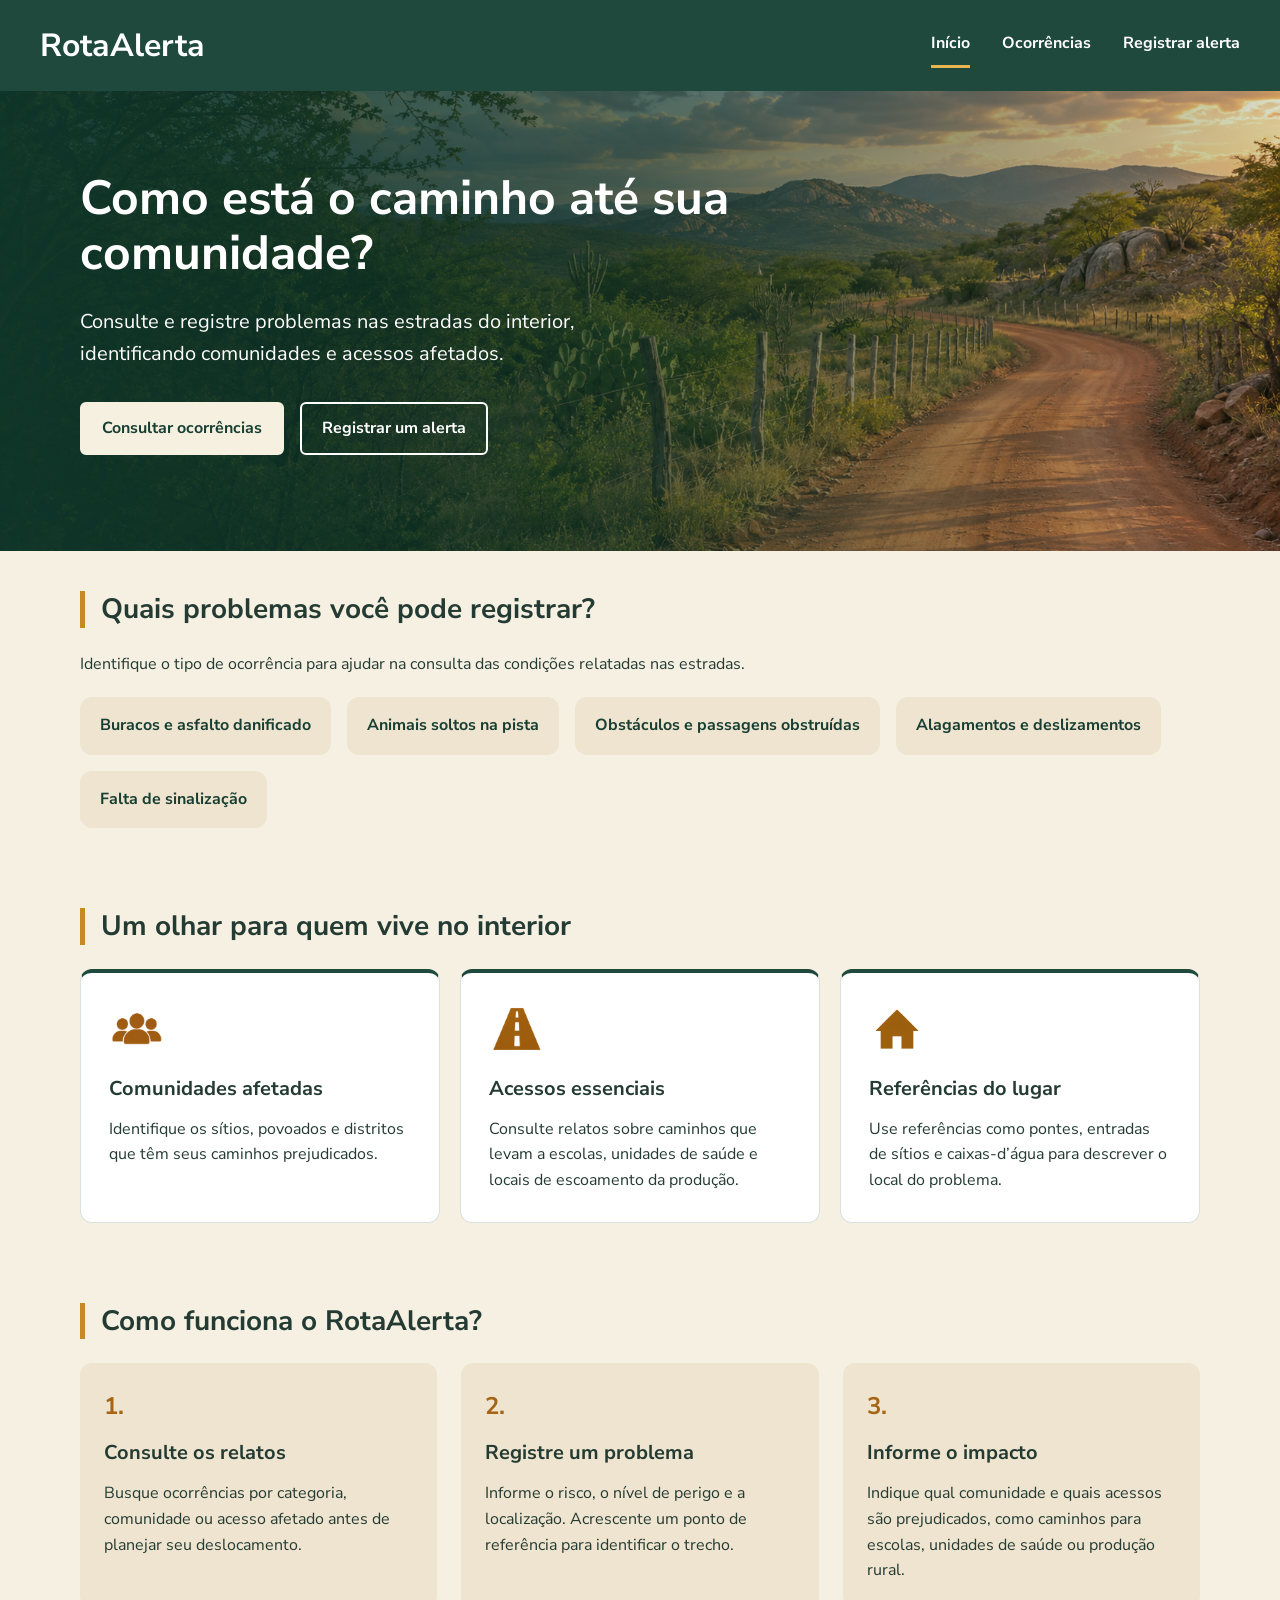
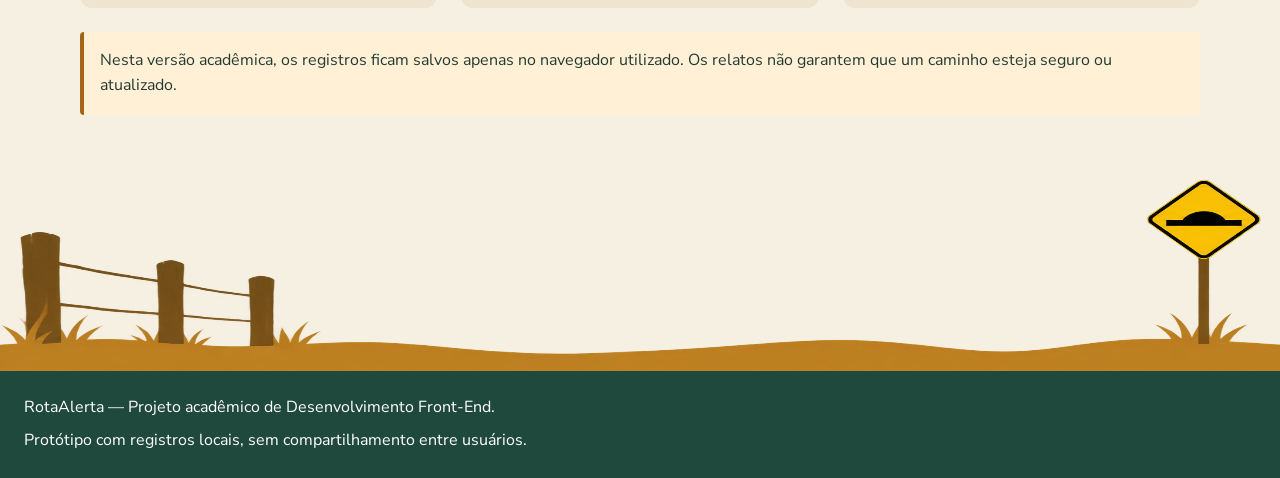
<file: index.html>
<!doctype html>
<html lang="pt-BR">
  <head>
    <meta charset="UTF-8" />
    <meta name="viewport" content="width=device-width, initial-scale=1.0" />

    <title>RotaAlerta | Início</title>
<link
    href="https://fonts.googleapis.com/css2?family=Nunito+Sans:wght@400;700;800&display=swap"
    rel="stylesheet"
>
    <link rel="stylesheet" href="estilo.css" />
  </head>
  <body>
    <header id="cabecalho">
      <h1><a href="index.html">RotaAlerta</a></h1>
      <nav aria-label="Menu principal">
        <a href="index.html" aria-current="page">Início</a>
        <a href="ocorrencias.html">Ocorrências</a>
        <a href="registrar.html">Registrar alerta</a>
      </nav>
    </header>

    <main class="pagina-inicial">
      <section class="apresentacao apresentacao-inicio">
        <h2>Como está o caminho até sua comunidade?</h2>

        <p>
          Consulte e registre problemas nas estradas do interior, identificando
          comunidades e acessos afetados.
        </p>

        <a href="ocorrencias.html" class="botao">Consultar ocorrências</a>
        <a href="registrar.html" class="botao botao-secundario"
          >Registrar um alerta</a
        >
      </section>
      <section class="categorias">
        <h2>Quais problemas você pode registrar?</h2>

        <p>
          Identifique o tipo de ocorrência para ajudar na consulta das condições
          relatadas nas estradas.
        </p>

        <ul class="lista-categorias">
          <li>Buracos e asfalto danificado</li>
          <li>Animais soltos na pista</li>
          <li>Obstáculos e passagens obstruídas</li>
          <li>Alagamentos e deslizamentos</li>
          <li>Falta de sinalização</li>
        </ul>
      </section>
      <section class="diferenciais">
        <h2>Um olhar para quem vive no interior</h2>
        <div class="lista-diferenciais">
          <div class="cartao">
            <img
              src="imagens/comunidade.png"
              alt=""
              class="icone-diferencial"
            />
            <h3>Comunidades afetadas</h3>
            <p>
              Identifique os sítios, povoados e distritos que têm seus caminhos
              prejudicados.
            </p>
          </div>

          <div class="cartao">
            <img src="imagens/dourada.png" alt="" class="icone-diferencial" />
            <h3>Acessos essenciais</h3>
            <p>
              Consulte relatos sobre caminhos que levam a escolas, unidades de
              saúde e locais de escoamento da produção.
            </p>
          </div>

          <div class="cartao">
            <img
              src="imagens/referencias.png"
              alt=""
              class="icone-diferencial"
            />
            <h3>Referências do lugar</h3>
            <p>
              Use referências como pontes, entradas de sítios e caixas-d’água
              para descrever o local do problema.
            </p>
          </div>
        </div>
      </section>
      <section class="como-funciona">
        <h2>Como funciona o RotaAlerta?</h2>

        <ol class="lista-passos">
          <li>
            <h3>Consulte os relatos</h3>
            <p>
              Busque ocorrências por categoria, comunidade ou acesso afetado
              antes de planejar seu deslocamento.
            </p>
          </li>

          <li>
            <h3>Registre um problema</h3>
            <p>
              Informe o risco, o nível de perigo e a localização. Acrescente um
              ponto de referência para identificar o trecho.
            </p>
          </li>

          <li>
            <h3>Informe o impacto</h3>
            <p>
              Indique qual comunidade e quais acessos são prejudicados, como
              caminhos para escolas, unidades de saúde ou produção rural.
            </p>
          </li>
        </ol>

        <p class="aviso-prototipo">
          Nesta versão acadêmica, os registros ficam salvos apenas no navegador
          utilizado. Os relatos não garantem que um caminho esteja seguro ou
          atualizado.
        </p>
      </section>
    </main>
    <div class="faixa-rural" aria-hidden="true"></div>
    <footer id="rodape">
      <p>RotaAlerta — Projeto acadêmico de Desenvolvimento Front-End.</p>
      <p>
        Protótipo com registros locais, sem compartilhamento entre usuários.
      </p>
    </footer>
  </body>
</html>
</file>
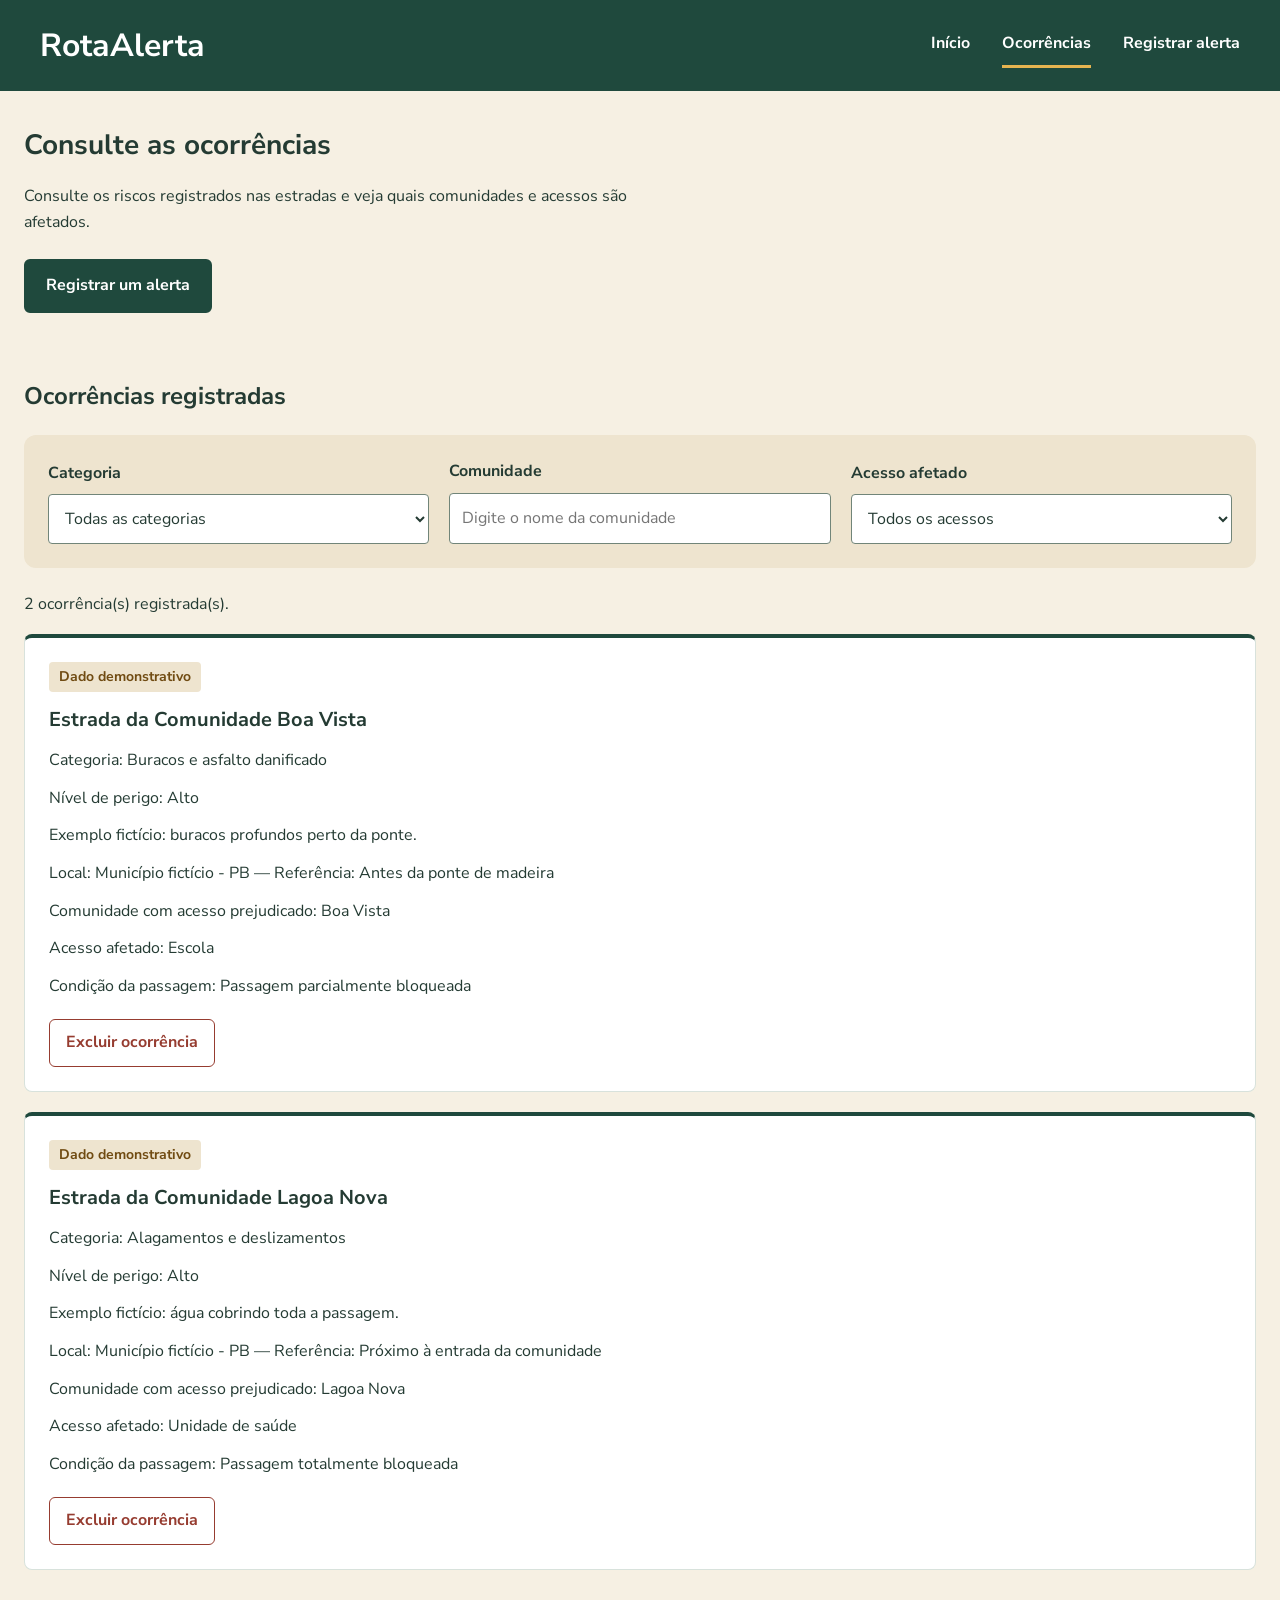
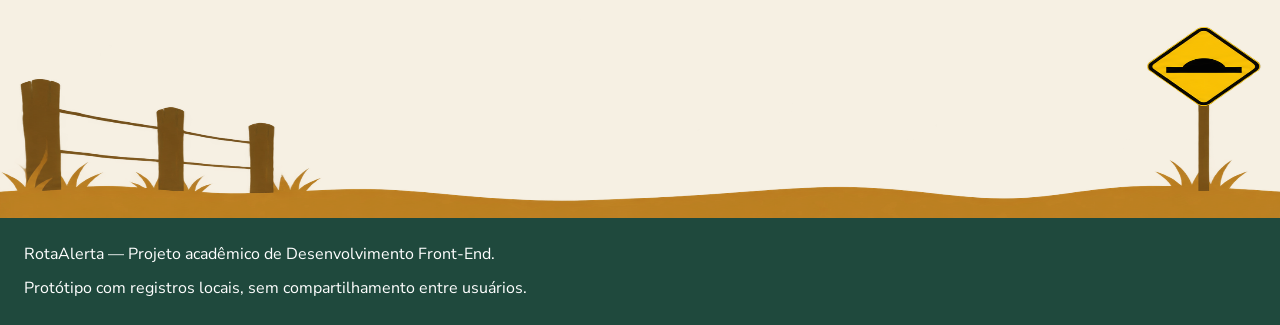
<file: ocorrencias.html>
<!doctype html>
<html lang="pt-BR">
  <head>
    <meta charset="UTF-8" />
    <meta name="viewport" content="width=device-width, initial-scale=1.0" />

    <title>RotaAlerta | Ocorrências</title>
<link
    href="https://fonts.googleapis.com/css2?family=Nunito+Sans:wght@400;700;800&display=swap"
    rel="stylesheet"
>
    <link rel="stylesheet" href="estilo.css" />
  </head>
  <body>
    <header id="cabecalho">
      <h1><a href="index.html">RotaAlerta</a></h1>
      <nav aria-label="Menu principal">
        <a href="index.html">Início</a>
        <a href="ocorrencias.html" aria-current="page">Ocorrências</a>
        <a href="registrar.html">Registrar alerta</a>
      </nav>
    </header>

    <main>
      <section class="apresentacao">
        <h2>Consulte as ocorrências</h2>

        <p>
          Consulte os riscos registrados nas estradas e veja quais comunidades e
          acessos são afetados.
        </p>

        <a href="registrar.html" class="botao">Registrar um alerta</a>
      </section>

      <section class="consulta">
        <h2>Ocorrências registradas</h2>
<div class="filtros">
    <div class="campo">
        <label for="filtro-categoria">Categoria</label>
        <select id="filtro-categoria">
            <option value="">Todas as categorias</option>
            <option value="buracos">Buracos</option>
            <option value="animais">Animais na pista</option>
            <option value="obstaculos">Obstáculos</option>
            <option value="alagamentos">Alagamentos e deslizamentos</option>
            <option value="sinalizacao">Falta de sinalização</option>
        </select>
    </div>

    <div class="campo">
        <label for="filtro-comunidade">Comunidade</label>
        <input
            type="search"
            id="filtro-comunidade"
            placeholder="Digite o nome da comunidade"
        >
    </div>

    <div class="campo">
        <label for="filtro-acesso">Acesso afetado</label>
        <select id="filtro-acesso">
            <option value="">Todos os acessos</option>
            <option value="escola">Escola</option>
            <option value="saude">Unidade de saúde</option>
            <option value="producao">Escoamento da produção</option>
            <option value="moradias">Moradias da comunidade</option>
            <option value="outro">Outro</option>
        </select>
    </div>
</div>
        <p id="resumo-ocorrencias" role="status"></p>

        <div id="lista-ocorrencias"></div>
      </section>
    </main>
    <div class="faixa-rural" aria-hidden="true"></div>
    <footer id="rodape">
      <p>RotaAlerta — Projeto acadêmico de Desenvolvimento Front-End.</p>
      <p>
        Protótipo com registros locais, sem compartilhamento entre usuários.
      </p>
    </footer>

    <script src="script.js"></script>
  </body>
</html>
</file>
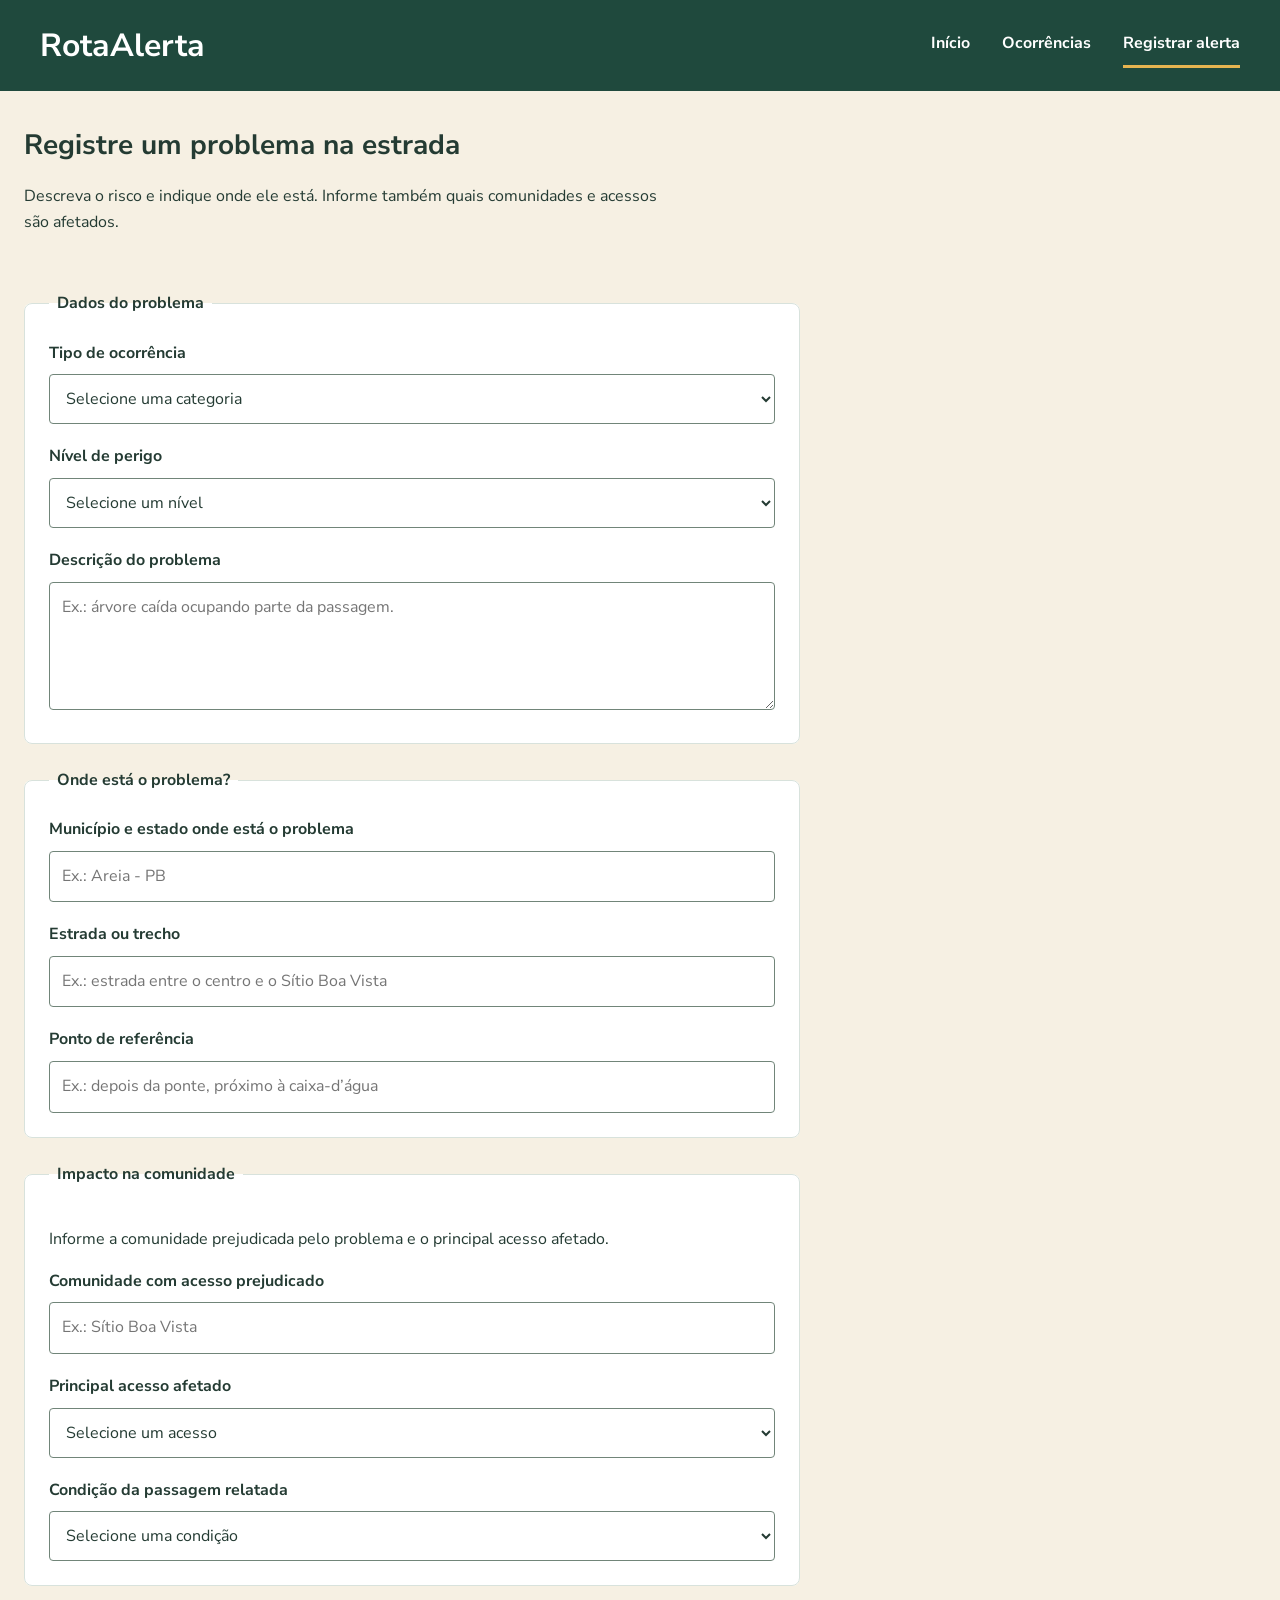
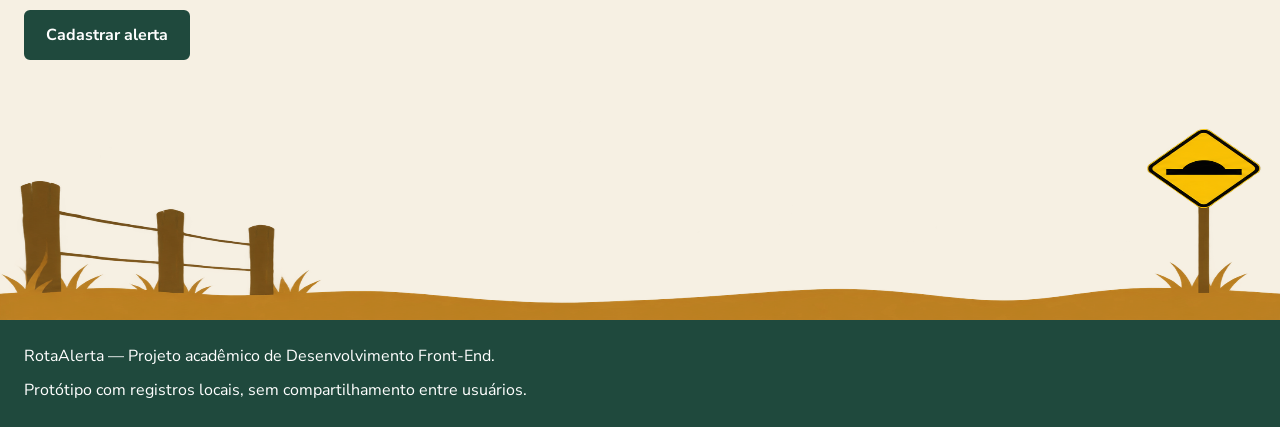
<file: registrar.html>
<!doctype html>
<html lang="pt-BR">
  <head>
    <meta charset="UTF-8" />
    <meta name="viewport" content="width=device-width, initial-scale=1.0" />
    <title>Rota Alerta - Registrar alerta</title>
    <link
      href="https://fonts.googleapis.com/css2?family=Nunito+Sans:wght@400;700;800&display=swap"
      rel="stylesheet"
    />
    <link rel="stylesheet" href="estilo.css" />
  </head>
  <body>
    <header id="cabecalho">
      <h1><a href="index.html">RotaAlerta</a></h1>

      <nav aria-label="Menu principal">
        <a href="index.html">Início</a>
        <a href="ocorrencias.html">Ocorrências</a>
        <a href="registrar.html" aria-current="page">Registrar alerta</a>
      </nav>
    </header>

    <main>
      <section class="apresentacao">
        <h2>Registre um problema na estrada</h2>

        <p>
          Descreva o risco e indique onde ele está. Informe também quais
          comunidades e acessos são afetados.
        </p>
      </section>
      <form id="form-ocorrencia">
        <fieldset>
          <legend>Dados do problema</legend>

          <div class="campo">
            <label for="categoria">Tipo de ocorrência</label>
            <select id="categoria" name="categoria" required>
              <option value="">Selecione uma categoria</option>
              <option value="buracos">Buracos e asfalto danificado</option>
              <option value="animais">Animais soltos na pista</option>
              <option value="obstaculos">
                Obstáculos e passagens obstruídas
              </option>
              <option value="alagamentos">Alagamentos e deslizamentos</option>
              <option value="sinalizacao">Falta de sinalização</option>
            </select>
          </div>

          <div class="campo">
            <label for="perigo">Nível de perigo</label>
            <select id="perigo" name="perigo" required>
              <option value="">Selecione um nível</option>
              <option value="baixo">Baixo</option>
              <option value="moderado">Moderado</option>
              <option value="alto">Alto</option>
            </select>
          </div>

          <div class="campo">
            <label for="descricao">Descrição do problema</label>
            <textarea
              id="descricao"
              name="descricao"
              rows="4"
              maxlength="500"
              placeholder="Ex.: árvore caída ocupando parte da passagem."
              required
            ></textarea>
          </div>
        </fieldset>
        <fieldset>
          <legend>Onde está o problema?</legend>

          <div class="campo">
            <label for="municipio"
              >Município e estado onde está o problema</label
            >
            <input
              type="text"
              id="municipio"
              name="municipio"
              placeholder="Ex.: Areia - PB"
              maxlength="100"
              required
            />
          </div>

          <div class="campo">
            <label for="estrada">Estrada ou trecho</label>
            <input
              type="text"
              id="estrada"
              name="estrada"
              placeholder="Ex.: estrada entre o centro e o Sítio Boa Vista"
              maxlength="150"
              required
            />
          </div>

          <div class="campo">
            <label for="referencia">Ponto de referência</label>
            <input
              type="text"
              id="referencia"
              name="referencia"
              placeholder="Ex.: depois da ponte, próximo à caixa-d’água"
              maxlength="150"
              required
            />
          </div>
        </fieldset>
        <fieldset>
          <legend>Impacto na comunidade</legend>
          <p>
            Informe a comunidade prejudicada pelo problema e o principal acesso
            afetado.
          </p>
          <div class="campo">
            <label for="comunidade">Comunidade com acesso prejudicado</label>
            <input
              type="text"
              id="comunidade"
              name="comunidade"
              placeholder="Ex.: Sítio Boa Vista"
              maxlength="100"
              required
            />
          </div>

          <div class="campo">
            <label for="acesso">Principal acesso afetado</label>
            <select id="acesso" name="acesso" required>
              <option value="">Selecione um acesso</option>
              <option value="escola">Escola</option>
              <option value="saude">Unidade de saúde</option>
              <option value="producao">Escoamento da produção</option>
              <option value="moradias">Moradias da comunidade</option>
              <option value="outro">Outro</option>
            </select>
          </div>

          <div class="campo">
            <label for="passagem">Condição da passagem relatada</label>
            <select id="passagem" name="passagem" required>
              <option value="">Selecione uma condição</option>
              <option value="atencao">Sem bloqueio, mas com risco</option>
              <option value="parcial">Passagem parcialmente bloqueada</option>
              <option value="bloqueada">Passagem totalmente bloqueada</option>
            </select>
          </div>
        </fieldset>
        <button type="submit" class="botao">Cadastrar alerta</button>

        <p id="mensagem-formulario" role="status"></p>
      </form>
    </main>
    <div class="faixa-rural" aria-hidden="true"></div>
    <footer id="rodape">
      <p>RotaAlerta — Projeto acadêmico de Desenvolvimento Front-End.</p>
      <p>
        Protótipo com registros locais, sem compartilhamento entre usuários.
      </p>
    </footer>
    <script src="script.js"></script>
  </body>
</html>
</file>
<file: estilo.css>
:root {
    --cor-fundo: #f6f0e3;
    --cor-texto: #243b33;
    --fonte-principal: "Nunito Sans", Arial, sans-serif;
}/* Inclui bordas e preenchimento nas medidas dos elementos */
* {
  box-sizing: border-box;
}

/* Estilo geral */
body {
    margin: 0;
    font-family: var(--fonte-principal);
    background-color: var(--cor-fundo);
    color: var(--cor-texto);
    line-height: 1.6;
}

/* Cabeçalho */
#cabecalho {
  background-color: #1f493d;
  color: #ffffff;
  padding: 24px;
}

#cabecalho h1 {
  margin: 0;
  font-size: 32px;
}

#cabecalho p {
  margin: 8px 0 20px;
}

/* Menu */
#cabecalho nav {
  display: flex;
  flex-wrap: wrap;
  gap: 40px;
}

#cabecalho nav a {
  color: #ffffff;
  text-decoration: none;
  font-weight: bold;
}

#cabecalho nav a:hover {
  text-decoration: underline;
}

#cabecalho nav a[aria-current="page"] {
  color: #ffd18a;
}
main {
  padding-left: 24px;
}

#rodape {
  background-color: #1f493d;
  color: #ffffff;
  padding: 24px;
}

#rodape p {
  margin: 0;
}

#rodape p + p {
  margin-top: 8px;
}
.apresentacao {
  padding: 32px 24px 32px 0;
}

.apresentacao h2 {
  font-size: 28px;
  margin: 0 0 16px;
}

.apresentacao p {
  max-width: 650px;
  margin-bottom: 24px;
}

.botao {
  display: inline-block;
  background-color: #1f493d;
  color: #ffffff;
  padding: 12px 20px;
  border: 2px solid #1f493d;
  border-radius: 6px;
  text-decoration: none;
  font-weight: bold;
  margin-right: 12px;
  margin-bottom: 12px;
}

.botao-secundario {
  background-color: transparent;
  color: #1f493d;
}

.botao:hover {
  background-color: #16362d;
  border-color: #16362d;
  color: #ffffff;
}
.diferenciais {
  padding: 16px 24px 32px 0;
}

.lista-diferenciais {
  display: flex;
  flex-wrap: wrap;
  gap: 20px;
}

.cartao {
  flex: 1 1 250px;
  background-color: #ffffff;
  padding: 24px;
  border: 1px solid #d8e2dc;
  border-top: 4px solid #1f493d;
  border-radius: 8px;
}

.cartao h3 {
  margin: 0 0 12px;
  font-size: 20px;
}

.cartao p {
  margin: 0;
}
.categorias {
  padding: 16px 24px 32px 0;
}

.lista-categorias {
  display: flex;
  flex-wrap: wrap;
  gap: 12px;
  list-style: none;
  padding: 0;
  margin: 20px 0 0;
}

.lista-categorias li {
  background-color: #e5ede7;
  color: #1f493d;
  padding: 12px 16px;
  border-radius: 6px;
  font-weight: bold;
}
.como-funciona {
  padding: 16px 24px 32px 0;
}

.lista-passos {
  padding-left: 24px;
}

.lista-passos li {
  padding-left: 8px;
  margin-bottom: 20px;
}

.lista-passos h3 {
  margin: 0 0 8px;
}

.lista-passos p {
  margin: 0;
  max-width: 750px;
}

.aviso-prototipo {
  background-color: #fff0d6;
  padding: 16px;
  border-left: 4px solid #a66516;
  border-radius: 4px;
}
#cabecalho h1 a {
  color: inherit;
  text-decoration: none;
}
#form-ocorrencia {
  max-width: 800px;
  padding-right: 24px;
  margin-bottom: 48px;
}

#form-ocorrencia fieldset {
  min-width: 0;
  margin: 0 0 24px;
  padding: 24px;
  background-color: #ffffff;
  border: 1px solid #d8e2dc;
  border-radius: 8px;
}

#form-ocorrencia legend {
  padding: 0 8px;
  font-weight: bold;
}

.campo {
  margin-bottom: 20px;
}

.campo:last-child {
  margin-bottom: 0;
}

.campo label {
  display: block;
  margin-bottom: 8px;
  font-weight: bold;
}

.campo input,
.campo select,
.campo textarea {
  width: 100%;
  padding: 12px;
  font: inherit;
  color: #243b33;
  background-color: #ffffff;
  border: 1px solid #718579;
  border-radius: 4px;
}

.campo textarea {
  resize: vertical;
}
button.botao {
  font-family: inherit;
  font-size: 16px;
  cursor: pointer;
}

#mensagem-formulario {
  font-weight: bold;
}
.consulta {
  padding: 0 24px 48px 0;
}

#lista-ocorrencias {
  display: flex;
  flex-direction: column;
  gap: 20px;
}

#lista-ocorrencias .cartao {
  flex: initial;
}

#lista-ocorrencias .cartao p {
  margin-top: 12px;
}
/* Transições dos botões */
.botao {
  transition:
    background-color 0.2s ease,
    color 0.2s ease,
    border-color 0.2s ease,
    transform 0.2s ease,
    box-shadow 0.2s ease;
}

/* Transições dos cartões */
.cartao {
  transition:
    transform 0.25s ease,
    box-shadow 0.25s ease;
}

/* Efeitos para dispositivos com mouse */
@media (hover: hover) {
  .botao:hover {
    transform: translateY(-2px);
    box-shadow: 0 5px 12px rgba(31, 73, 61, 0.18);
  }

  .cartao:hover {
    transform: translateY(-3px);
    box-shadow: 0 8px 20px rgba(31, 73, 61, 0.12);
  }
}

.botao:active {
  transform: translateY(0);
}

/* Destaque dos campos durante o preenchimento */
.campo input,
.campo select,
.campo textarea {
  transition:
    border-color 0.2s ease,
    box-shadow 0.2s ease;
}

.campo input:focus,
.campo select:focus,
.campo textarea:focus {
  border-color: #1f493d;
  outline: 2px solid #1f493d;
  outline-offset: 2px;
  box-shadow: 0 0 0 5px rgba(31, 73, 61, 0.08);
}

/* Destaque para navegação pelo teclado */
a:focus-visible,
button:focus-visible {
  outline: 3px solid #a66516;
  outline-offset: 4px;
}

/* Respeita quem prefere reduzir movimentos */
@media (prefers-reduced-motion: reduce) {
  .botao,
  .cartao,
  .campo input,
  .campo select,
  .campo textarea {
    transition: none;
    transform: none;
  }
}
@keyframes aparecer {
  from {
    opacity: 0;
    transform: translateY(8px);
  }

  to {
    opacity: 1;
    transform: translateY(0);
  }
}

main {
  animation: aparecer 0.35s ease-out;
}

@media (prefers-reduced-motion: reduce) {
  main {
    animation: none;
  }
}
.apresentacao-inicio {
  margin-left: -24px;
  padding: 72px 40px;
  min-height: 460px;

  background-color: #1f493d;
  background-image:
    linear-gradient(
      to right,
      rgba(15, 55, 43, 0.95),
      rgba(15, 55, 43, 0.65),
      rgba(15, 55, 43, 0.15)
    ),
    url("imagens/estrada.png");
  background-size: cover;
  background-position: center;
  background-repeat: no-repeat;

  color: #ffffff;
}

.apresentacao-inicio h2 {
  max-width: 720px;
  font-size: 48px;
  line-height: 1.15;
  margin-bottom: 24px;
}

.apresentacao-inicio p {
  max-width: 600px;
  font-size: 20px;
  margin-bottom: 32px;
}

.apresentacao-inicio .botao {
  background-color: #f5f0df;
  color: #173e32;
  border-color: #f5f0df;
}

.apresentacao-inicio .botao-secundario {
  background-color: transparent;
  color: #ffffff;
  border-color: #ffffff;
}

.apresentacao-inicio .botao:hover {
  background-color: #ffffff;
  color: #173e32;
  border-color: #ffffff;
}

@media (max-width: 600px) {
  .apresentacao-inicio {
    padding: 48px 24px;
  }

  .apresentacao-inicio h2 {
    font-size: 32px;
  }

  .apresentacao-inicio p {
    font-size: 18px;
  }
}
#cabecalho {
  display: flex;
  justify-content: space-between;
  align-items: center;
  gap: 24px;
  padding: 20px 40px;
}

#cabecalho nav {
  align-items: center;
  gap: 32px;
}

#cabecalho nav a {
  padding: 8px 0;
  border-bottom: 3px solid transparent;
}

#cabecalho nav a[aria-current="page"] {
  color: #ffffff;
  border-bottom-color: #e6b450;
}

@media (max-width: 700px) {
  #cabecalho {
    flex-direction: column;
    align-items: flex-start;
    padding: 20px 24px;
  }

  #cabecalho nav {
    gap: 20px;
  }
}
.categorias,
.diferenciais,
.como-funciona {
  padding: 40px 40px 40px 16px;
}

.categorias h2,
.diferenciais h2,
.como-funciona h2 {
  border-left: 5px solid #c58a24;
  padding-left: 16px;
  margin-top: 0;
  margin-bottom: 24px;
  font-size: 28px;
  line-height: 1.3;
}

.lista-categorias {
  gap: 16px;
}

.lista-categorias li {
  background-color: #eee4cf;
  color: #173e32;
  padding: 16px 20px;
  border-radius: 12px;
}

.lista-diferenciais .cartao {
  padding: 28px;
  border-radius: 12px;
  border-top-color: #1f493d;
}

@media (max-width: 600px) {
  .categorias,
  .diferenciais,
  .como-funciona {
    padding: 32px 24px 32px 0;
  }

  .categorias h2,
  .diferenciais h2,
  .como-funciona h2 {
    font-size: 24px;
  }
}
.icone-diferencial {
  display: block;
  width: 56px;
  height: 56px;
  object-fit: contain;
  margin-bottom: 16px;
}
.pagina-inicial {
  padding-left: 0;
}

.pagina-inicial .apresentacao-inicio {
  margin-left: 0;
  padding: 80px max(24px, calc((100% - 1120px) / 2));
}

.pagina-inicial .categorias,
.pagina-inicial .diferenciais,
.pagina-inicial .como-funciona {
  max-width: 1200px;
  margin: 0 auto;
  padding: 40px;
}

@media (max-width: 600px) {
  .pagina-inicial .apresentacao-inicio {
    padding: 48px 24px;
  }

  .pagina-inicial .categorias,
  .pagina-inicial .diferenciais,
  .pagina-inicial .como-funciona {
    padding: 32px 24px;
  }
}
.pagina-inicial .lista-passos {
  display: flex;
  flex-wrap: wrap;
  gap: 24px;
  padding: 0;
  list-style-position: inside;
}

.pagina-inicial .lista-passos li {
  flex: 1 1 250px;
  padding: 24px;
  margin: 0;
  background-color: #eee4cf;
  border-radius: 12px;
}

.pagina-inicial .lista-passos li::marker {
  color: #a66516;
  font-size: 24px;
  font-weight: bold;
}

.pagina-inicial .lista-passos h3 {
  margin: 12px 0;
  font-size: 20px;
}

.pagina-inicial .aviso-prototipo {
  margin-top: 24px;
}
.faixa-rural {
  width: 100%;
  max-width: none;
  height: 200px;
  aspect-ratio: auto;
  margin: 0;

  background-image: url("imagens/faixa-rural.png");
  background-size: 100% 300px;
  background-position: center bottom;
  background-repeat: no-repeat;
}
.filtros {
  display: flex;
  flex-wrap: wrap;
  align-items: flex-end;
  gap: 20px;
  padding: 24px;
  margin-bottom: 24px;
  background-color: #eee4cf;
  border-radius: 12px;
}

.filtros .campo {
  flex: 1 1 220px;
  min-width: 0;
  margin: 0;
}
.etiqueta-demonstracao {
  display: inline-block;
  padding: 4px 10px;
  margin-bottom: 12px;
  background-color: #eee4cf;
  color: #704b12;
  border-radius: 4px;
  font-size: 14px;
  font-weight: bold;
}
.botao-excluir {
    margin-top: 20px;
    padding: 10px 16px;
    border: 1px solid #963c30;
    border-radius: 6px;
    background-color: #ffffff;
    color: #963c30;
    font: inherit;
    font-weight: bold;
    cursor: pointer;
}

.botao-excluir:hover {
    background-color: #fbece8;
}
</file>
